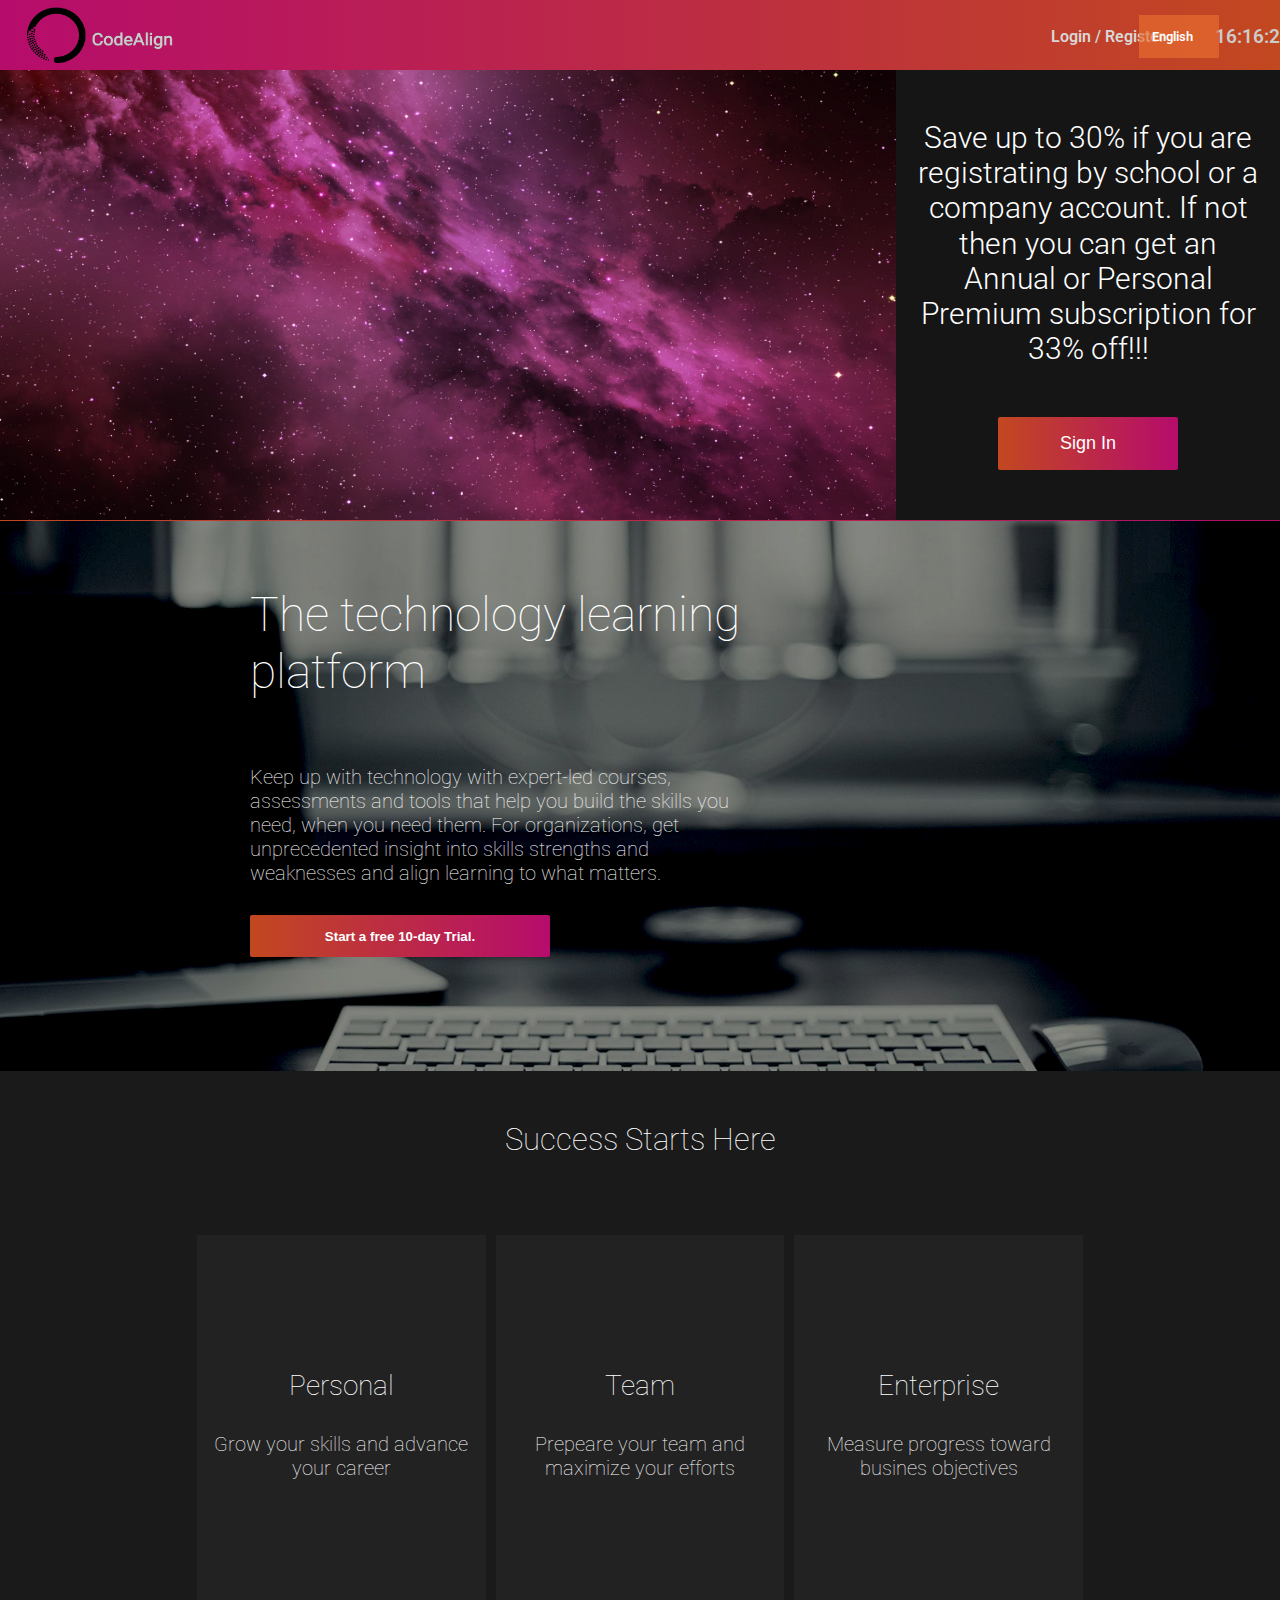
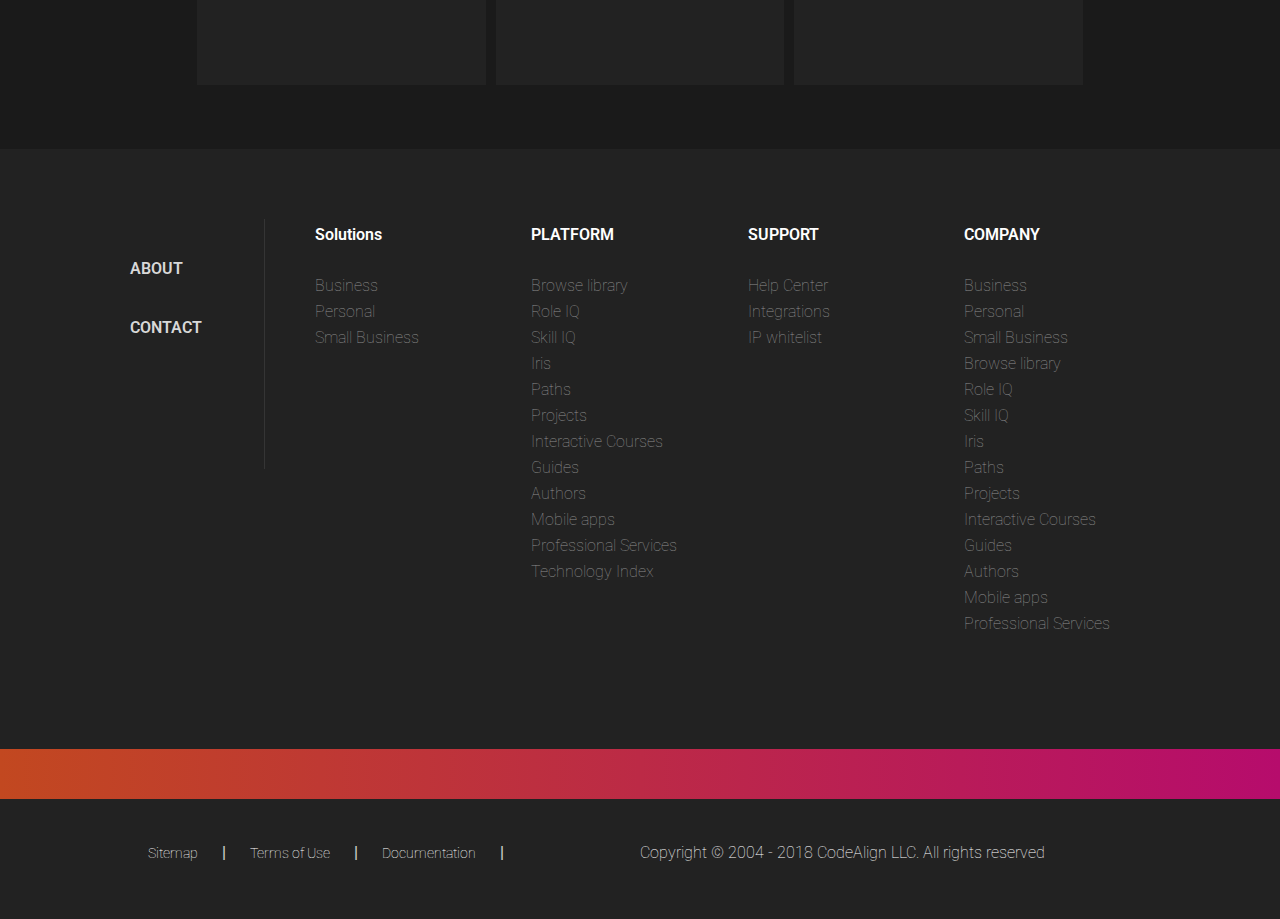
<file: index.html>
<!DOCTYPE html>
<html lang="en">
<head>
    <meta charset="UTF-8">
    <meta name="viewport" content="width=device-width, initial-scale=1.0">
    <meta http-equiv="X-UA-Compatible" content="ie=edge">
    <link href="https://fonts.googleapis.com/css?family=Roboto" rel="stylesheet">
    <link rel="stylesheet" href="https://use.fontawesome.com/releases/v5.4.2/css/all.css" integrity="sha384-/rXc/GQVaYpyDdyxK+ecHPVYJSN9bmVFBvjA/9eOB+pb3F2w2N6fc5qB9Ew5yIns" crossorigin="anonymous">
    <link rel="stylesheet" href="css/style.css" type="text/css">
    <script src="https://ajax.aspnetcdn.com/ajax/jQuery/jquery-3.3.1.min.js"></script>
    <link rel="icon" href="images/logo.png">
    <title>CodeAlign</title>
</head>
<body onload="startTime()">
    <div id="header-main">
        <div id="logo">
            <a href="index.html">
            <img src="images/unnamed1.png" alt="compLogo"/>
        </a>
        </div>
        <div id="login">
        <a href="login.html">Login </a> /
        <a href="register.html">Register</a>
    </div>
        <div id="clockHolder">
            <p id="clock"></p>
        </div>
        <div id="languages">
            <select id="lnaguageSelectorIndex" onChange="changeLan()">
                <option class="menuItem" value="English">English</option>
                <option class="menuItem" value="Serbian_Cyr">Српски</option>
                <option class="menuItem" value="French">Francais</option>
                <option class="menuItem" value="German">Deutsche</option>
            </select>
     </div>
    </div>

    <div id="bigImage">
        <div id="promoLeft">
            <img src="images/login-bg.jpg" alt="alt"/>
        </div>
        <div id="promoRight">
            <div id="pHolder">
            <p>Save up to 30% if you are registrating by school or a company account. If not then you can get an Annual or Personal Premium subscription for 33% off!!!</p>
             </div>
            <div id="btnHolder">
              <button class="mainButton" type="submit" id="prijava"onclick="window.location.href='register.html'">Sign In</button>
            </div>
        </div>

    </div>
    <div class="divider">
    </div>

    <div id="dayTrial"><div class="textHolder">
       <p id="tecGetter">The technology learning platform</p>

       <p class="smallP">Keep up with technology with expert-led courses, assessments and tools that help you build the skills you need, when you need them. For organizations, get unprecedented insight into skills strengths and weaknesses and align learning to what matters.</p>

       <button class="mainButton" onclick="window.location.href='register.html'">Start a free 10-day Trial.</button>
    </div>
    </div>

    <div id="devDiv">
        <p id="optDesc">Success Starts Here</p>
    </div>
        <div id="optionsHolder">
                <div class="hoverOptions" id="hover1">
                      <div class="itagHolder"> <i class="fas fa-plane"></i> </div>
                    <p class="forShow">Personal</p>
                    <p class="smallPr">Grow your skills and advance your career</p>
                    <i class="fas fa-spinner"></i>

                    <div class="topContentHalf">
                        <p class="displayLater">Course Library</p>
                        <p class="displayLater">Paths</p>
                        <p class="displayLater">Skill Assesstments</p>
                    </div>

                    <div class="bottomContentHalf">
                            <p class="displayLaterSmall">Develop your skills with 7, 000+ expert-led courses across hundreds of topics.</p>
                            <p class="displayLaterSmall">Build on your proficiency by knowing which courses to watch in which order, with course work curated by experts.</p>
                            <p class="displayLaterSmall">Measure your skill level with confidence in as little as 20 questions and five minutes.</p>
                    </div>
                     </div>


                <div class="hoverOptions" id="hover2">
                     <div class="itagHolder"> <i class="fas fa-building"></i></div>
                    <p class="forShow">Team</p>
                    <p class="smallPr">Prepeare your team and maximize your efforts</p>
                    <i class="fas fa-spinner"></i>

                    <div class="topContentHalf">
                        <p class="displayLater">Certification practice exams</p>
                        <p class="displayLater">Usage Analytics</p>
                        <p class="displayLater">Channels</p>
                    </div>
                    <div class="bottomContentHalf">
                            <p class="displayLaterSmall">Prepare for professional certifications with industry-leading practice exams.</p>
                            <p class="displayLaterSmall">View usage, hours spent learning and a leaderboard of your top members.</p>
                            <p class="displayLaterSmall">Combine sections of different courses or paths to create a custom learning plan aligned to your team goals.</p>
                    </div>
                </div>
                <div class="hoverOptions" id="hover3">
                        <div class="itagHolder"> <i class="fas fa-space-shuttle"></i></div>
                    <p class="forShow">Enterprise</p>
                    <p class="smallPr">Measure progress toward busines objectives</p>
                    <i class="fas fa-spinner"></i>

                   <div class="topContentHalf">
                        <p class="displayLater">Advanced channel analytics</p>
                        <p class="displayLater">Advanced skill analytics</p>
                        <p class="displayLater">Single Sign-On</p>
                    </div>

                    <div class="bottomContentHalf">
                        <p class="displayLaterSmall">Measure progress towards business objectives by ensuring employees are completing assigned content and courses.</p>
                        <p class="displayLaterSmall">See individual skill levels and topic-level insights to understand current proficiency and put the right people on the right projects.</p>
                        <p class="displayLaterSmall">Streamline your team' s experience by giving learners a single username and password to access Pluralsight.</p>
                    </div>
                 </div>
        </div>     
    <footer id="footerIndex">
        <div id="footerTop">
            <div id="contantLinks">
                <a href="about.html">About</a>
                <a href="contact.html">Contact</a>
            </div>

            <div id="otherFooterContent">
                <div class="paddedParagraphs">
                    <p>Solutions</p>
                </div>
                <div class="paddedParagraphs">
                    <p>PLATFORM</p>
                </div>
                <div class="paddedParagraphs">
                    <p>SUPPORT</p>
                </div>
                <div class="paddedParagraphs">
                    <p>COMPANY</p>
                </div>

                <div class="paragraphContent">
                    <p>Business</p>
                    <p>Personal</p>
                    <p>Small Business</p>
                </div>

                <div class="paragraphContent">
                </div>

                <div class="paragraphContent">
                    <p>Help Center</p>
                    <p>Integrations</p>
                    <p>IP whitelist</p>
                </div>

                <div class="paragraphContent">
                    <p>Business</p>
                    <p>Personal</p>
                    <p>Small Business</p>
                </div>
            </div>
        </div>
    </footer>
    <div id="footerSocial">
        <div id="faPlacer">
              <a href="https://www.instagram.com/pluralsight/"><i class="fab fa-instagram"></i></a>
               <a href="https://www.facebook.com/pluralsight"><i class="fab fa-facebook-f"></i></a>
                <a href="https://www.youtube.com/user/pluralsight"><i class="fab fa-youtube"></i></a>
               <a href="https://www.linkedin.com/authwall?trk=bf&trkInfo=AQEklKtOZwqiVgAAAWd-_aO4ijC8TxcbdwX_KGmgfRRdbzPdyknhC0ujMx3_Jh_ktumT2pYa8J1v5B8MsFKLKKS9BDU5IGX89oh72LSuy_xcMv_uZmRY9mE44M3Js-q86y4uGt8=&originalReferer=https://www.pluralsight.com/newsroom&sessionRedirect=https%3A%2F%2Fwww.linkedin.com%2Fcompany%2Fpluralsight"><i class="fab fa-linkedin"></i></a>
               <a href="https://twitter.com/pluralsight"><i class="fab fa-twitter"></i></a>
        </div>
        </div>
        <div id="termsAndInfo">
            <div id="terms">
                <div id="placerA">
                <a href="sitemap.xml">Sitemap</a> |
                <a href="terms.html">Terms of Use</a> |
                <a href="documentation.pdf">Documentation</a> |
            </div>
            </div>

            <div id="copy">
                <p>Copyright © 2004 - 2018 CodeAlign LLC. All rights reserved</p>
            </div>
            </div>
    <div id="scrollTop">
        <i class="fas fa-chevron-circle-up"></i>
    </div>
    <script src="js/indexJs.js"></script>
    <script src="js/jquery.js"></script>
    <script src="js/jRotate.js"></script>
</body> 
</html>
</file>
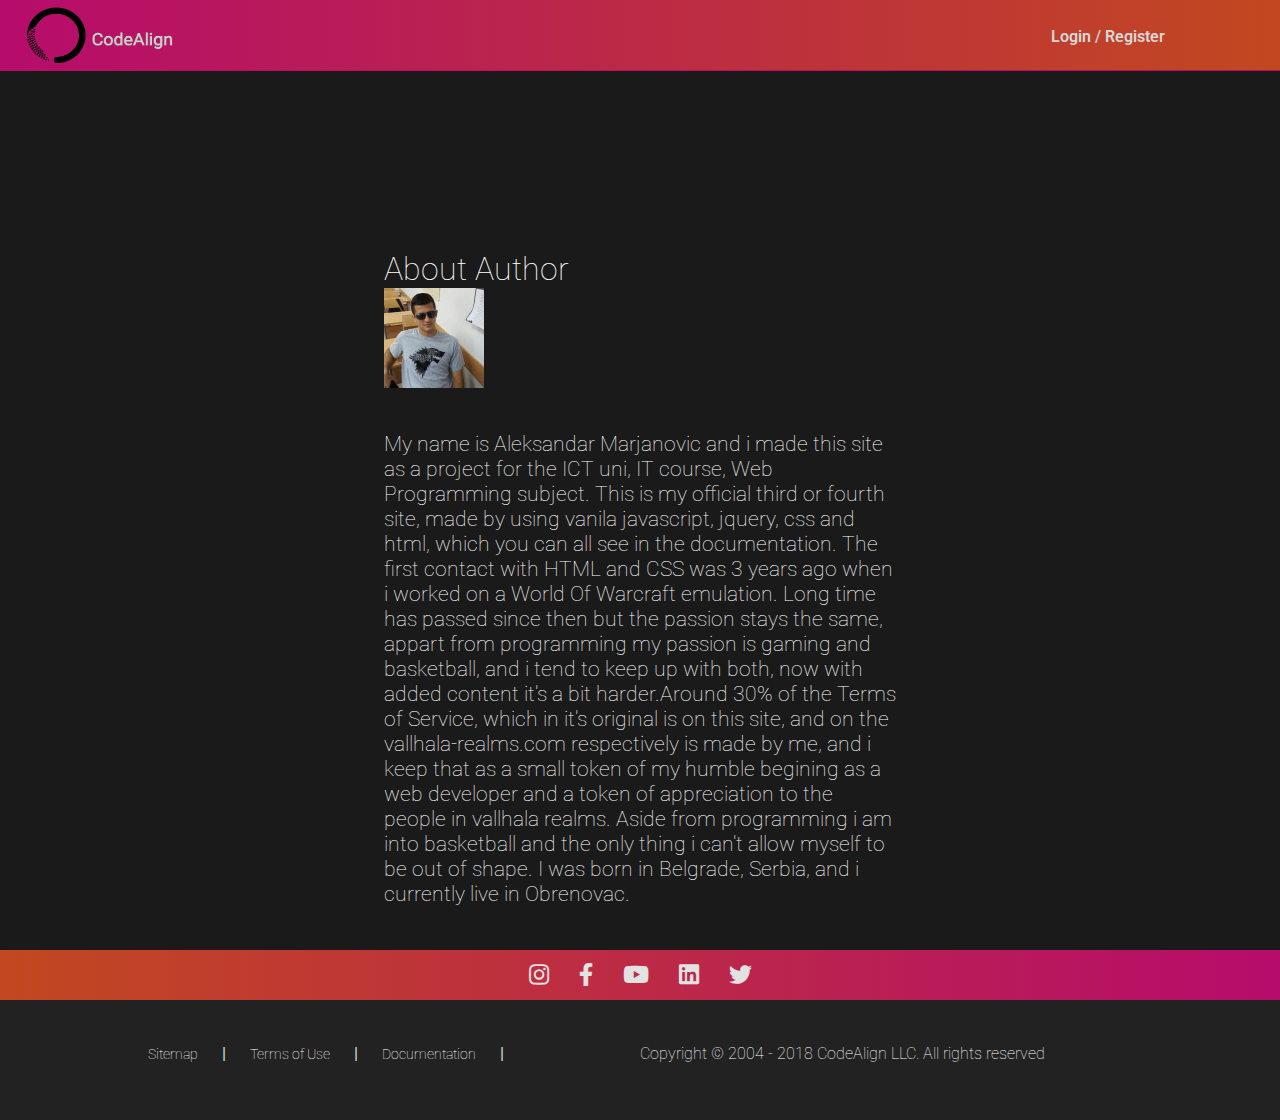
<file: about.html>
<!DOCTYPE html>
<html lang="en">
<head>
    <meta charset="UTF-8">
    <meta name="viewport" content="width=device-width, initial-scale=1.0">
    <meta http-equiv="X-UA-Compatible" content="ie=edge">
    <link href="https://fonts.googleapis.com/css?family=Roboto" rel="stylesheet">
    <link rel="stylesheet" href="https://pro.fontawesome.com/releases/v5.5.0/css/all.css">
    <link rel="stylesheet" href="css/style.css" type="text/css">
    <script src="https://ajax.aspnetcdn.com/ajax/jQuery/jquery-3.3.1.min.js"></script>
    <link rel="icon" href="images/logo.png">
    <title>CodeAlign</title>
</head>
<body>
        <div id="header-main">
                <div id="logo">
                    <a href="index.html">
                    <img src="images/unnamed1.png" alt="compLogo">
                </a>
                </div>
                <div id="login">
                <a href="login.html">Login </a> /
                <a href="register.html">Register</a>
            </div>
         </div>

         <div id="about">
             <div id="aboutAuthor">
                 <h1>About Author</h1>
                 <img src="images/f1.png" alt="mypic">
                 <p>My name is Aleksandar Marjanovic and i made this site as a project for the ICT uni, IT course, Web Programming subject. This is my official third or fourth site, made by using vanila javascript, jquery, css and html, which you can all see in the documentation. The first contact with HTML and CSS was 3 years ago when i worked on a World Of Warcraft emulation. Long time has passed since then but the passion stays the same, appart from programming my passion is gaming and basketball, and i tend to keep up with both, now with added content it's a bit harder.Around 30% of the Terms of Service, which in it's original is on this site, and on the vallhala-realms.com respectively is made by me, and i keep that as a small token of my humble begining as a web developer and a token of appreciation to the people in vallhala realms. Aside from programming i am into basketball and the only thing i can't allow myself to be out of shape. I was born in Belgrade, Serbia, and i currently live in Obrenovac.</p>
            </div>
         </div>
   
    <div id="footerSocial">
        <div id="faPlacer">
              <a href="https://www.instagram.com/pluralsight/"><i class="fab fa-instagram"></i></a>
               <a href="https://www.facebook.com/pluralsight"><i class="fab fa-facebook-f"></i></a>
                <a href="https://www.youtube.com/user/pluralsight"><i class="fab fa-youtube"></i></a>
               <a href="https://www.linkedin.com/authwall?trk=bf&trkInfo=AQEklKtOZwqiVgAAAWd-_aO4ijC8TxcbdwX_KGmgfRRdbzPdyknhC0ujMx3_Jh_ktumT2pYa8J1v5B8MsFKLKKS9BDU5IGX89oh72LSuy_xcMv_uZmRY9mE44M3Js-q86y4uGt8=&originalReferer=https://www.pluralsight.com/newsroom&sessionRedirect=https%3A%2F%2Fwww.linkedin.com%2Fcompany%2Fpluralsight"><i class="fab fa-linkedin"></i></a>
               <a href="https://twitter.com/pluralsight"><i class="fab fa-twitter"></i></a>
        </div>
        </div>
        <div id="termsAndInfo">
            <div id="terms">
                <div id="placerA">
                <a href="sitemap.xml">Sitemap</a> |
                <a href="terms.html">Terms of Use</a> |
                <a href="documentation.pdf">Documentation</a> |
            </div>
            </div>

            <div id="copy">
                <p>Copyright © 2004 - 2018 CodeAlign LLC. All rights reserved</p>
            </div>
            </div>
</body>
</html>
</file>
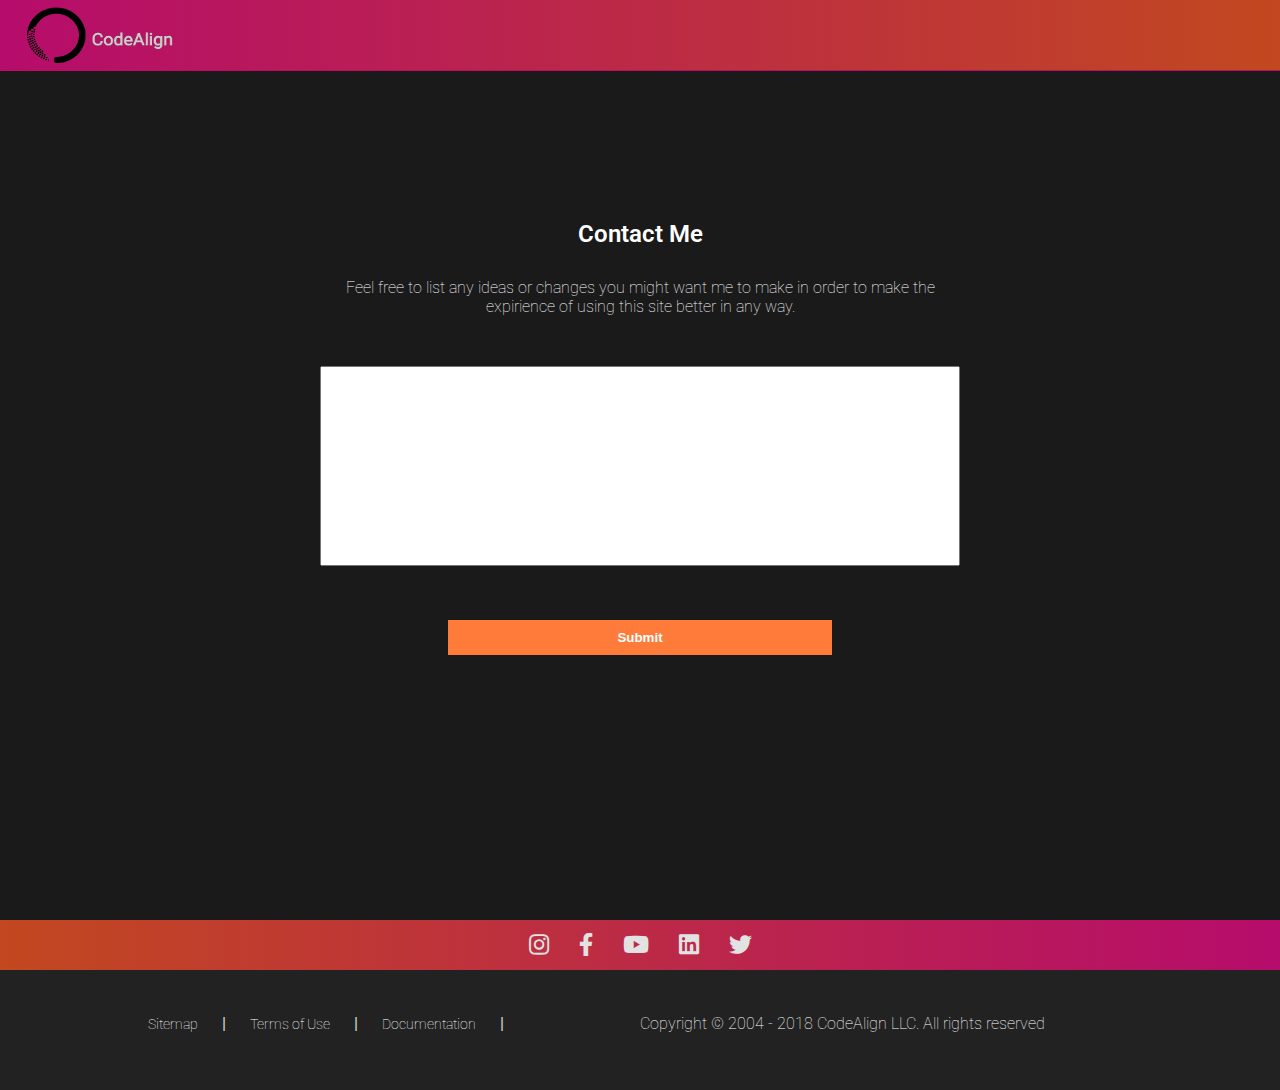
<file: contact.html>
<!DOCTYPE html>
<html lang="en">
<head>
    <meta charset="UTF-8">
    <meta name="viewport" content="width=device-width, initial-scale=1.0">
    <meta http-equiv="X-UA-Compatible" content="ie=edge">
    <link href="https://fonts.googleapis.com/css?family=Roboto" rel="stylesheet">
    <link rel="stylesheet" href="https://pro.fontawesome.com/releases/v5.5.0/css/all.css">
    <link rel="stylesheet" href="css/style.css" type="text/css">
    <script src="https://ajax.aspnetcdn.com/ajax/jQuery/jquery-3.3.1.min.js"></script>
    <link rel="icon" href="images/logo.png">
    <title>CodeAlign</title>
</head>
<body>
        <div id="header-main">
                <div id="logo">
                    <a href="index.html">
                    <img src="images/unnamed1.png" alt="compLogo">
                </a>
                </div>
         </div>
    
         <div id="contact">
             <div id="contactInfo">
                 <h2>Contact Me</h2>
                 <p>Feel free to list any ideas or changes you might want me to make in order to make the expirience of using this site better in any way.</p>
                 <textarea>

                    </textarea>
                    <input type="submit">
                </div>
         </div>

        <div id="footerSocial">
                <div id="faPlacer">
                      <a href="https://www.instagram.com/pluralsight/"><i class="fab fa-instagram"></i></a>
                       <a href="https://www.facebook.com/pluralsight"><i class="fab fa-facebook-f"></i></a>
                        <a href="https://www.youtube.com/user/pluralsight"><i class="fab fa-youtube"></i></a>
                       <a href="https://www.linkedin.com/authwall?trk=bf&trkInfo=AQEklKtOZwqiVgAAAWd-_aO4ijC8TxcbdwX_KGmgfRRdbzPdyknhC0ujMx3_Jh_ktumT2pYa8J1v5B8MsFKLKKS9BDU5IGX89oh72LSuy_xcMv_uZmRY9mE44M3Js-q86y4uGt8=&originalReferer=https://www.pluralsight.com/newsroom&sessionRedirect=https%3A%2F%2Fwww.linkedin.com%2Fcompany%2Fpluralsight"><i class="fab fa-linkedin"></i></a>
                       <a href="https://twitter.com/pluralsight"><i class="fab fa-twitter"></i></a>
                </div>
                </div>
                <div id="termsAndInfo">
                    <div id="terms">
                        <div id="placerA">
                        <a href="sitemap.xml">Sitemap</a> |
                        <a href="terms.html">Terms of Use</a> |
                        <a href="documentation.pdf">Documentation</a> |
                    </div>
                    </div>
        
                    <div id="copy">
                        <p>Copyright © 2004 - 2018 CodeAlign LLC. All rights reserved</p>
                    </div>
                    </div>
</body>
</html>
</file>
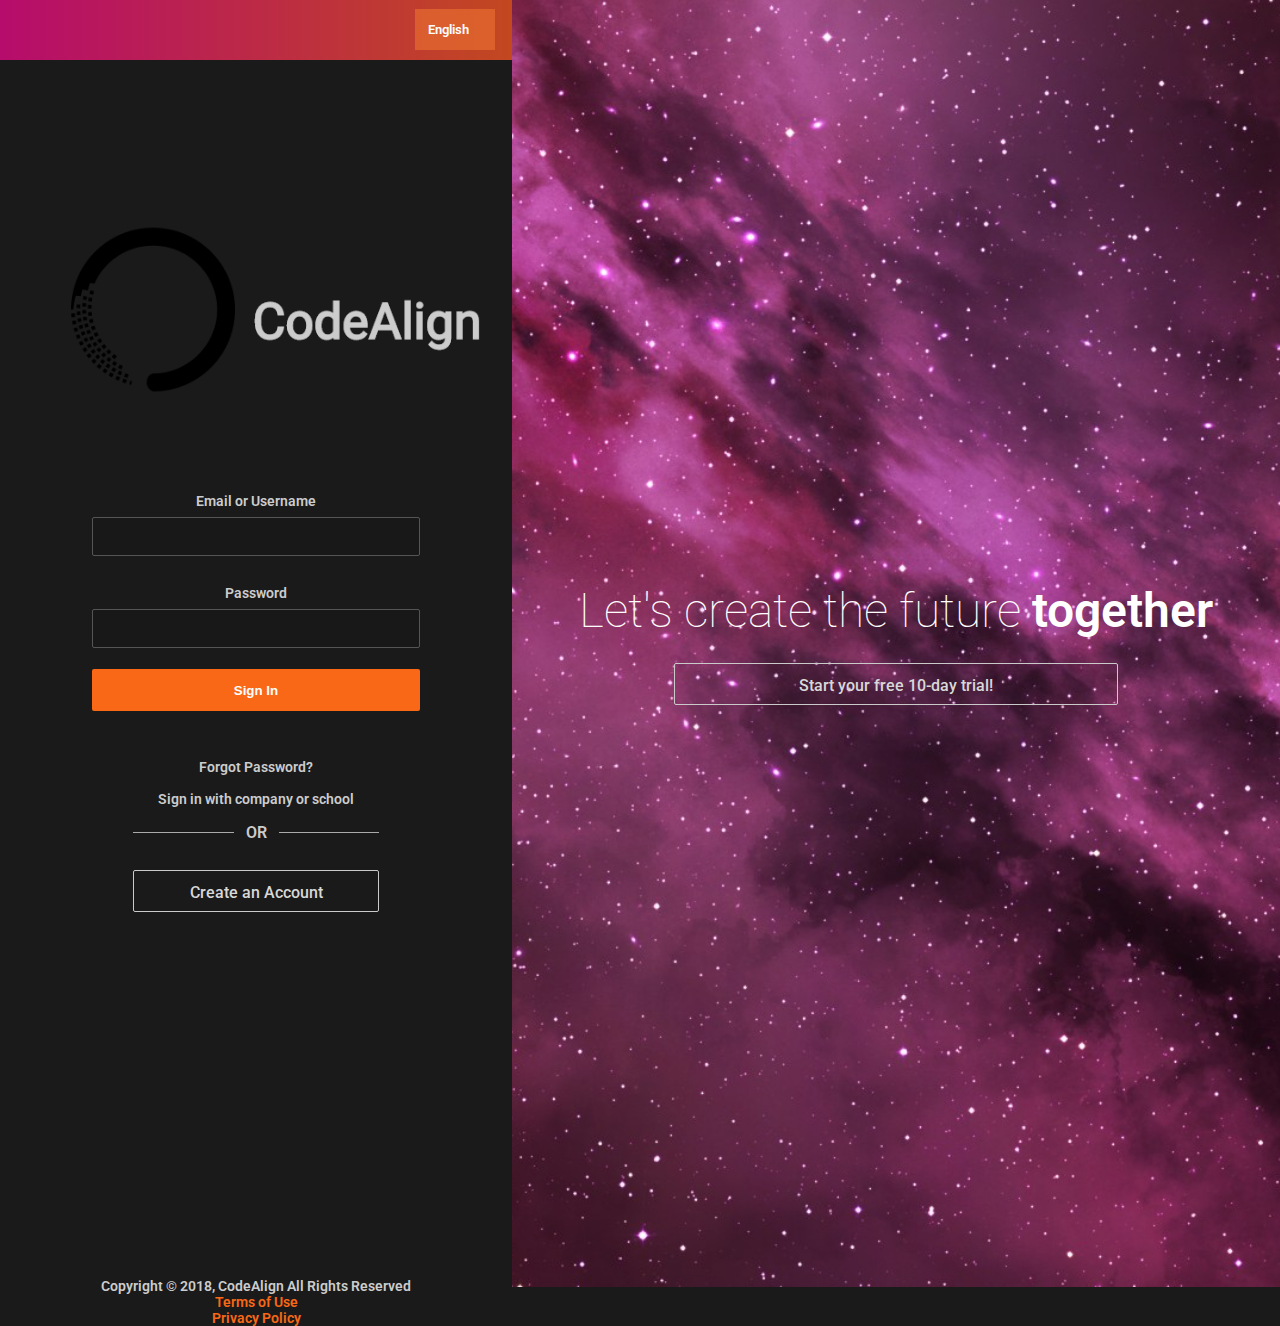
<file: login.html>
<!DOCTYPE html>
<html lang="en">
<head>
    <meta charset="UTF-8">
    <meta name="viewport" content="width=device-width, initial-scale=1.0">
    <link href="https://fonts.googleapis.com/css?family=Roboto" rel="stylesheet">
    <link rel="icon" href="images/logo.png">
    <link rel="stylesheet" href="css/style.css" type="text/css">
    <meta http-equiv="X-UA-Compatible" content="ie=edge">
    <title>CodeAlign</title>
</head>
<body>

    <div id="wrap">
        <div id="leftSide">
            <div id="header">
                <div id="languagesLogin">
                    <select id="lnaguageSelector" onChange="changeLan()">
                        <option class="menuItem" value="English">English</option>
                        <option class="menuItem" value="Serbian_Cyr">Српски</option>
                        <option class="menuItem" value="French">Francais</option>
                        <option class="menuItem" value="German">Deutsche</option>
                    </select>
                </div>
            </div>

            <div id="spacer"></div>
            <div id="userInput">
                <div class="logo">
                    <a href="index.html">
                    <img src="images/unnamed1.png" alt="CodeAlignLogo">
                </a>
                </div>
                <form action="#" id="signinForm">
                    <div>
                    <label for="Email of U-name" id="e_mail">Email or Username</label>
                    <input type="text" name="Email of U-name" class="inputText">
                    </div>
                    <div>
                        <label for="password" id="pw">Password</label>
                        <input type="password" name="pw" class="inputText">
                    </div>
                    <button class="mainButton" type="submit" id="prijava" onclick="window.location.href='register.html'">Sign In</button>
                </form>
                <div id="userHelp">
                    <p>Forgot Password?</p>
                    <p>Sign in with company or school</p>
                </div>
                <div id="splitHr">
                    <hr class="hrTag"> 
                    <span id="orChange">OR</span>
                    <hr class="hrTag">
                </div>

                <a href="register.html" class="secondButton" id="createAccChange">Create an Account</a>
            </div>
            <footer id="footerMain">
                <p id="paraChange">Copyright © 2018, CodeAlign All Rights Reserved</p>
                <div id="termsOU">
                    <a href="terms.html">Terms of Use</a>
                    <p id="ppOlicy">Privacy Policy</p>
                </div>
            </footer>
        </div>
        <div id="rightSide">
            <div id="allContent">
                <div id="textContent">
                    <h1 class="upperText" id="desniDeo">Let's create the future <strong>together</strong></h1>
                    <a href="register.html" class="secondButton" id="donjiDesni">Start your free 10-day trial!</a>
                </div>
            </div>
        </div>
    </div>
    <script src="js/language.js"></script>
</body>
</html>
</file>
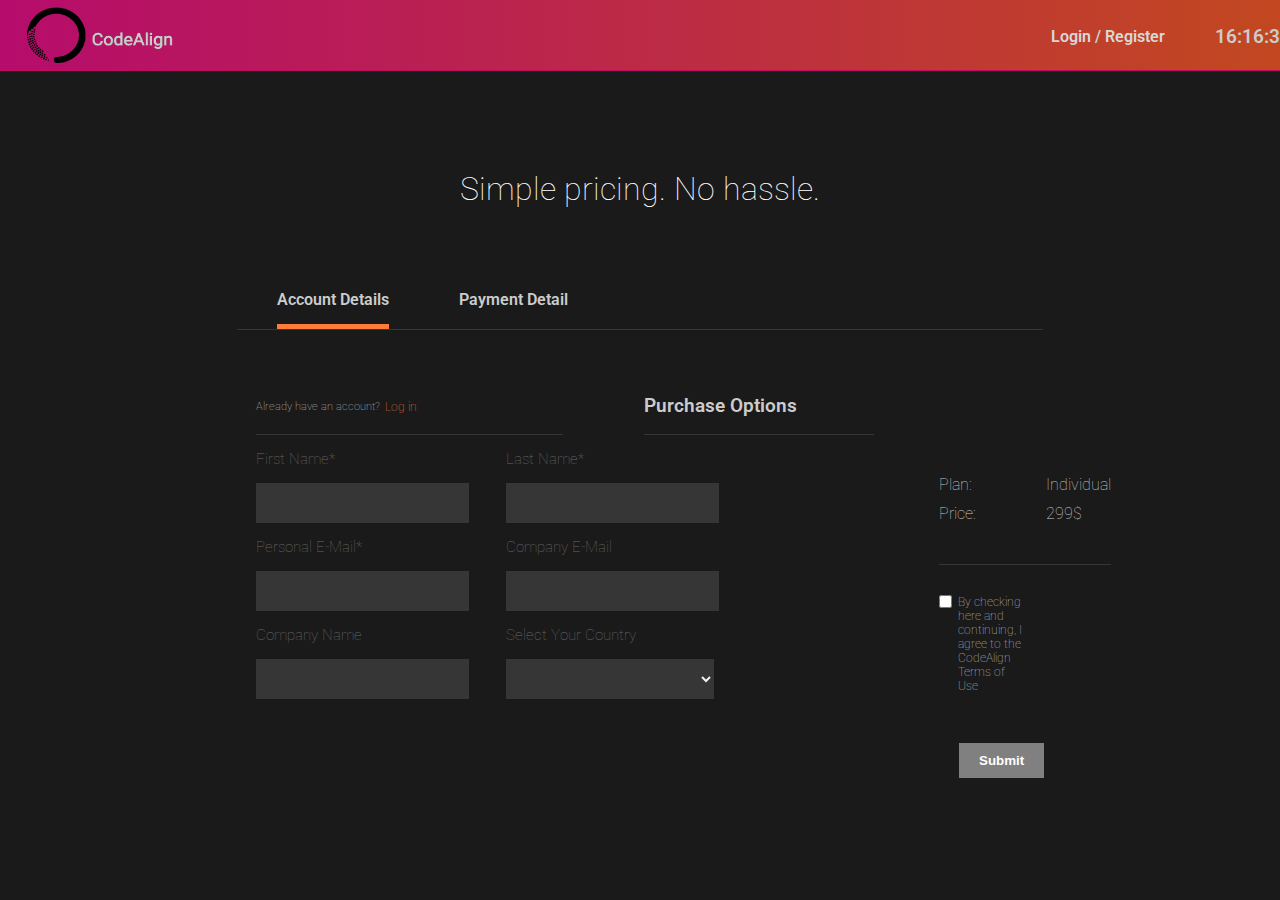
<file: register.html>
<!DOCTYPE html>
<html lang="en">
<head>
    <meta charset="UTF-8">
    <meta name="viewport" content="width=device-width, initial-scale=1.0">
    <meta http-equiv="X-UA-Compatible" content="ie=edge">
    <link href="https://fonts.googleapis.com/css?family=Roboto" rel="stylesheet">
    <link rel="stylesheet" href="https://pro.fontawesome.com/releases/v5.5.0/css/all.css">
    <link rel="stylesheet" href="css/style.css" type="text/css">
    <script src="https://ajax.aspnetcdn.com/ajax/jQuery/jquery-3.3.1.min.js"></script>
    <link rel="icon" href="images/logo.png">
    <title>CodeAlign</title>
</head>
<body onload="startTime()">
        <div id="header-main">
                <div id="logo">
                        <a href="index.html">
                                <img src="images/unnamed1.png" alt="compLogo"/>
                            </a>
                </div>
                <div id="login">
                <a href="login.html">Login </a> /
                <a href="">Register</a>
            </div>
                <div id="clockHolder">
                    <p id="clock"></p>
                </div>
            </div>
        <div id="h1Pos">
        <h1>Simple pricing. No hassle.</h1>
        </div>
        <div id="wrap">
        <div id="registerInfo">
            <p id="accDetail">Account Details</p>
            <p>Payment Detail</p>
        </div>
    </div>
    <div id="informationReg">
     <div id="mistake">
         <h6>Already have an account?</h6>  <a href="login.html">Log in</a>
     </div>
     <div id="mistake2">
         <h3>Purchase Options</h6>
     </div>
     <div id="registerHolder">
     <form id="registerForm" action="#"><div id="leftHolder">
            <label class="leftLabel" for="firstName">First Name*</label>
            <input class="inputTextReg" name="firstName" type="text" id="testName" required><p class="testEmail hidden" id="paraName">First name is empty or incorrect</p>
            <label class="leftLabel" for="eMailUser">Personal E-Mail*</label> 
            <input class="inputTextReg" name="eMailUser" type="text" id="testEmailUser"> <p class="testEmail hidden" id="paraEmailUser">E-mail not correct or empty</p>
            <label class="leftLabel" for="companyName">Company Name</label> 
            <input class="inputTextReg" name="companyName" type="text" id="testCompany"> <p class="testEmail hidden" id="paraCompany">Company Name empty or incorrect</p>
     </div>

     <div id="rightHolder">
            <label class="rightLabel" for="lastName">Last Name*</label>
            <input class="inputTextReg" name="lastName" type="text" id="testLname"><p class="testEmail hidden" id="paraLname">Last Name cannot be the first name</p>
            <label class="rightLabel" for="eMailCompany">Company E-Mail</label> 
            <input class="inputTextReg" name="eMailCompany" type="text" id="testEmailCompany"><p class="testEmail hidden" id="paraEmailCompany">Company E-mail empty or incorrect</p>
            <label for="select">Select Your Country</label>
            <select class="inputTextReg" name="select" id="countrySelect">
                <option> </option>
            </select>
     </div>
    </form>
    <div id="paymentMethods">
        <div id="price">
        <div id="paymentRight">
                <p>Individual</p>
                <p>299$</p>
        </div>
            <div id="paymentLeft">
                <p>Plan:</p>    
                <p>Price:</p>
        </div>
        </div>
        <div id="checkboxSubmit">
            <input type="checkbox" name="checkbox" id="checkboxChecker"><p>By checking here and continuing, I agree to the CodeAlign Terms of Use</p>
            <input type="submit" name="submit" id="grayed" disabled>
        </div>

    </div>
</div>
        </div>
</body>
<script src="js/clock.js"></script>
<script src="js/register.js"></script>
</html>
</file>
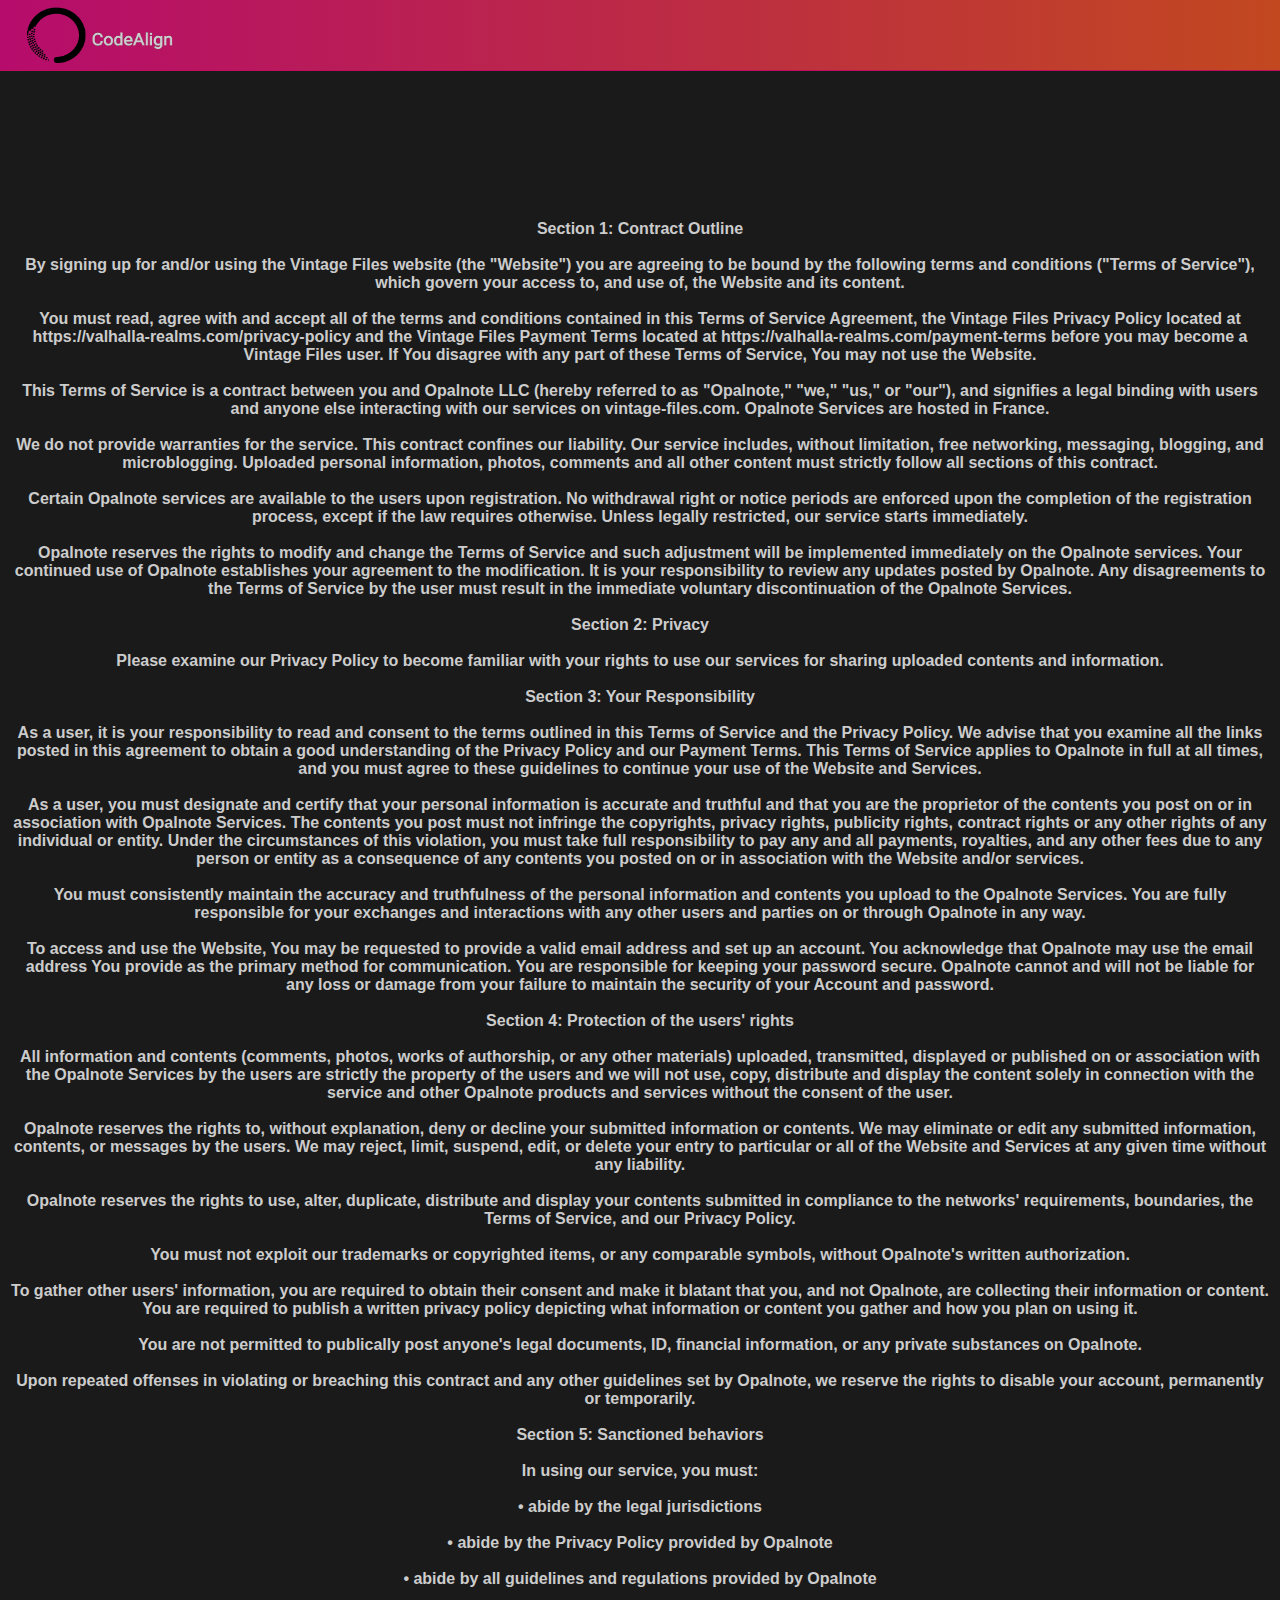
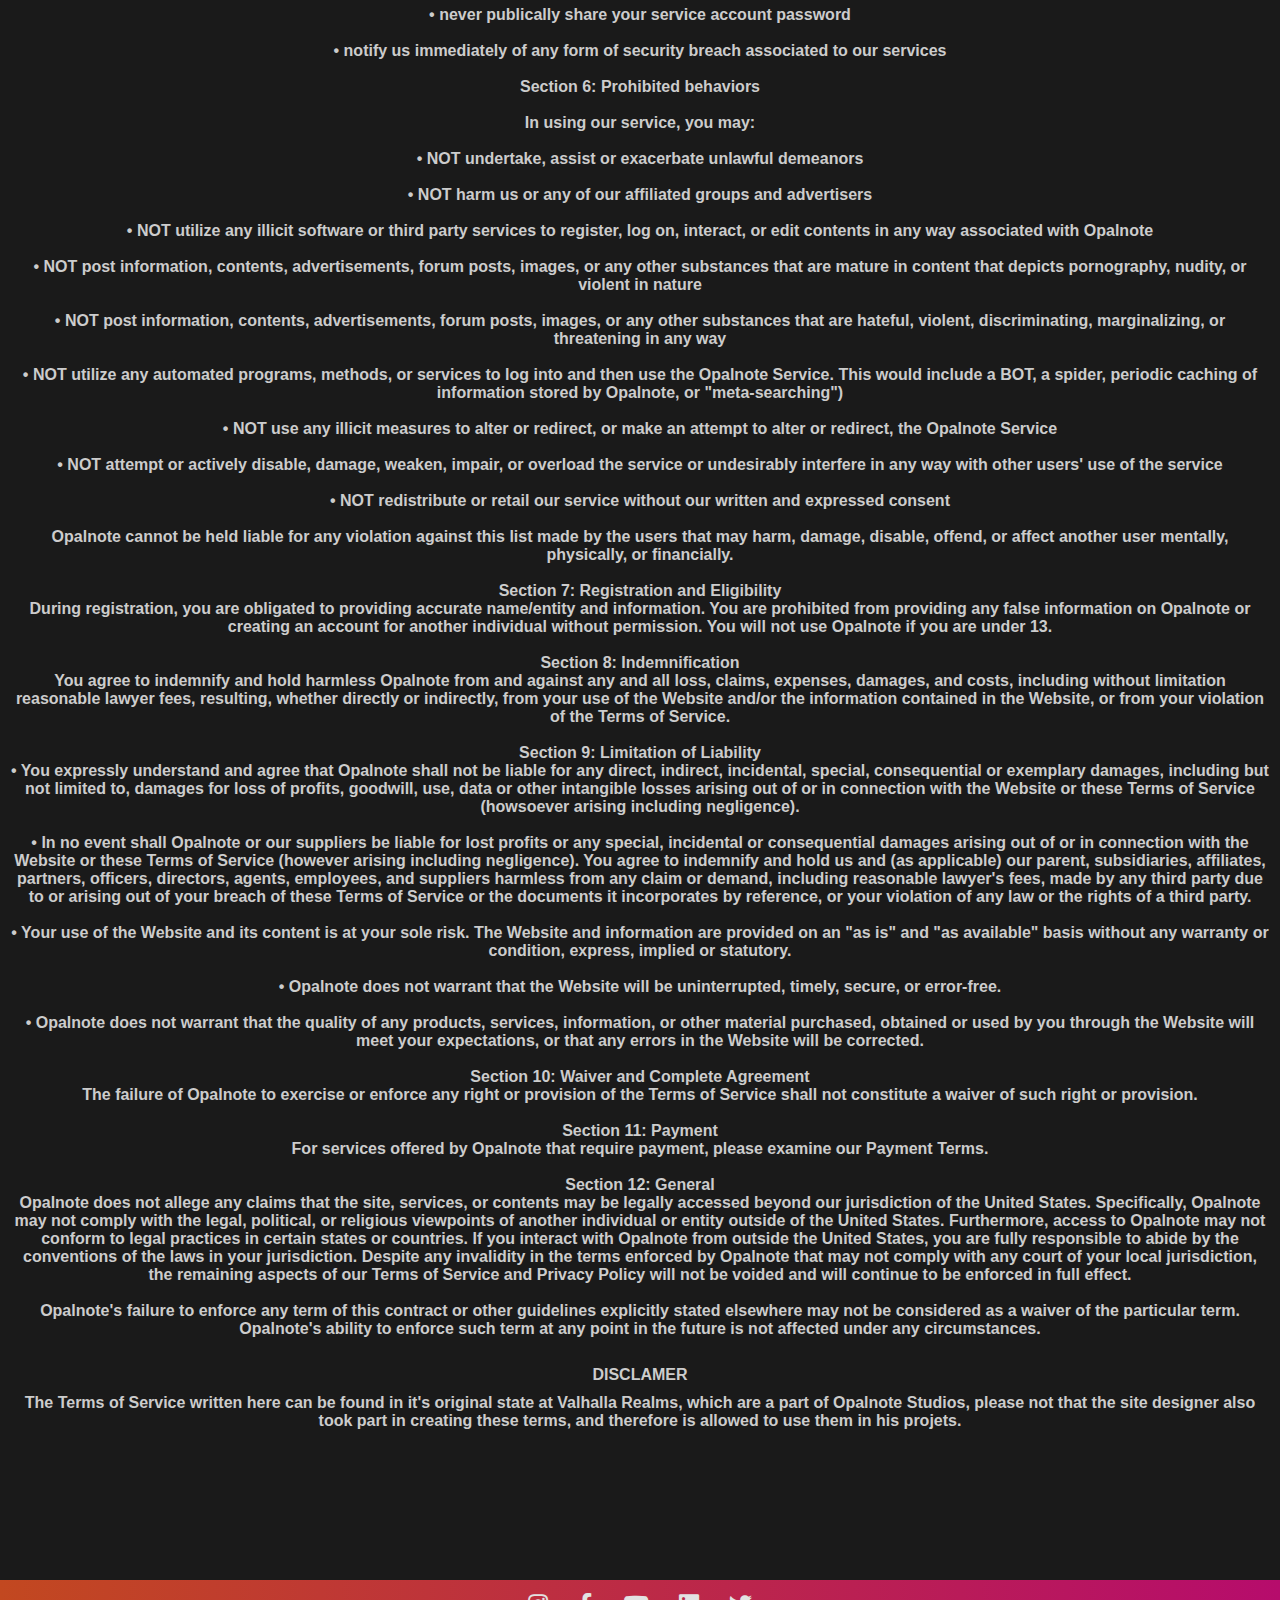
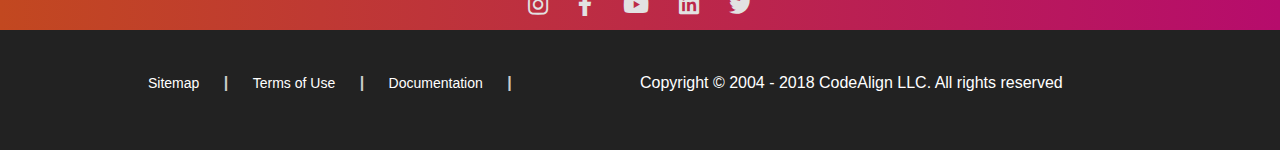
<file: terms.html>
<!DOCTYPE html>
<html lang="en">
<head>
    <meta charset="UTF-8">
    <meta name="viewport" content="width=device-width, initial-scale=1.0">
    <meta http-equiv="X-UA-Compatible" content="ie=edge">
    <link rel="stylesheet" href="https://pro.fontawesome.com/releases/v5.5.0/css/all.css">
    <link rel="stylesheet" href="css/style.css" type="text/css">
    <script src="https://ajax.aspnetcdn.com/ajax/jQuery/jquery-3.3.1.min.js"></script>
    <link rel="icon" href="images/logo.png">
    <title>CodeAlign</title>
</head>
<body>
        <div id="header-main">
                <div id="logo">
                    <a href="index.html">
                    <img src="images/unnamed1.png" alt="compLogo">
                </a>
                </div>
         </div>

         <div id="termsOfUse">
                <p><b>Section 1: Contract Outline</b> <br> <br>
                    By signing up for and/or using the Vintage Files website (the "Website") you are agreeing to be bound by the following terms and conditions ("Terms of Service"), which govern your access to, and use of, the Website and its content.<br><br>
                    
                    You must read, agree with and accept all of the terms and conditions contained in this Terms of Service Agreement, the Vintage Files Privacy Policy located at https://valhalla-realms.com/privacy-policy and the Vintage Files Payment Terms located at https://valhalla-realms.com/payment-terms before you may become a Vintage Files user. If You disagree with any part of these Terms of Service, You may not use the Website.<br><br>
                    
                    This Terms of Service is a contract between you and Opalnote LLC (hereby referred to as "Opalnote," "we," "us," or "our"), and signifies a legal binding with users and anyone else interacting with our services on vintage-files.com. Opalnote Services are hosted in France.<br><br>
                    
                    We do not provide warranties for the service. This contract confines our liability. Our service includes, without limitation, free networking, messaging, blogging, and microblogging. Uploaded personal information, photos, comments and all other content must strictly follow all sections of this contract.<br><br>
                    
                    Certain Opalnote services are available to the users upon registration. No withdrawal right or notice periods are enforced upon the completion of the registration process, except if the law requires otherwise. Unless legally restricted, our service starts immediately.<br><br>
                    
                    Opalnote reserves the rights to modify and change the Terms of Service and such adjustment will be implemented immediately on the Opalnote services. Your continued use of Opalnote establishes your agreement to the modification. It is your responsibility to review any updates posted by Opalnote. Any disagreements to the Terms of Service by the user must result in the immediate voluntary discontinuation of the Opalnote Services.<br><br>
                    
                    <b>Section 2: Privacy</b><br><br>
                    Please examine our Privacy Policy to become familiar with your rights to use our services for sharing uploaded contents and information.<br><br>
                    
                    <b>Section 3: Your Responsibility</b><br><br>
                    As a user, it is your responsibility to read and consent to the terms outlined in this Terms of Service and the Privacy Policy. We advise that you examine all the links posted in this agreement to obtain a good understanding of the Privacy Policy and our Payment Terms. This Terms of Service applies to Opalnote in full at all times, and you must agree to these guidelines to continue your use of the Website and Services.<br><br>
                    
                    As a user, you must designate and certify that your personal information is accurate and truthful and that you are the proprietor of the contents you post on or in association with Opalnote Services. The contents you post must not infringe the copyrights, privacy rights, publicity rights, contract rights or any other rights of any individual or entity. Under the circumstances of this violation, you must take full responsibility to pay any and all payments, royalties, and any other fees due to any person or entity as a consequence of any contents you posted on or in association with the Website and/or services.<br><br>
                    
                    You must consistently maintain the accuracy and truthfulness of the personal information and contents you upload to the Opalnote Services. You are fully responsible for your exchanges and interactions with any other users and parties on or through Opalnote in any way.<br><br>
                    
                    To access and use the Website, You may be requested to provide a valid email address and set up an account. You acknowledge that Opalnote may use the email address You provide as the primary method for communication. You are responsible for keeping your password secure. Opalnote cannot and will not be liable for any loss or damage from your failure to maintain the security of your Account and password.<br><br>
                    
                    <b>Section 4: Protection of the users' rights</b><br><br>
                    All information and contents (comments, photos, works of authorship, or any other materials) uploaded, transmitted, displayed or published on or association with the Opalnote Services by the users are strictly the property of the users and we will not use, copy, distribute and display the content solely in connection with the service and other Opalnote products and services without the consent of the user.<br><br>
                    
                    Opalnote reserves the rights to, without explanation, deny or decline your submitted information or contents. We may eliminate or edit any submitted information, contents, or messages by the users. We may reject, limit, suspend, edit, or delete your entry to particular or all of the Website and Services at any given time without any liability.<br><br>
                    
                    Opalnote reserves the rights to use, alter, duplicate, distribute and display your contents submitted in compliance to the networks' requirements, boundaries, the Terms of Service, and our Privacy Policy.<br><br>
                    
                    You must not exploit our trademarks or copyrighted items, or any comparable symbols, without Opalnote's written authorization.<br><br>
                    
                    To gather other users' information, you are required to obtain their consent and make it blatant that you, and not Opalnote, are collecting their information or content. You are required to publish a written privacy policy depicting what information or content you gather and how you plan on using it.<br><br>
                    
                    You are not permitted to publically post anyone's legal documents, ID, financial information, or any private substances on Opalnote.<br><br>
                    
                    Upon repeated offenses in violating or breaching this contract and any other guidelines set by Opalnote, we reserve the rights to disable your account, permanently or temporarily.<br><br>
                
                    <b> Section 5: Sanctioned behaviors</b><br><br>
                    In using our service, you must:<br><br>
                    
                    • abide by the legal jurisdictions<br><br>
                    
                    • abide by the Privacy Policy provided by Opalnote<br><br>
                    
                    • abide by all guidelines and regulations provided by Opalnote<br><br>
                    
                    • never publically share your service account password<br><br>
                    
                    • notify us immediately of any form of security breach associated to our services<br><br>
                    
                    <b> Section 6: Prohibited behaviors</b><br><br>
                    In using our service, you may: <br><br>
                    
                    • NOT undertake, assist or exacerbate unlawful demeanors <br><br>
                    
                    • NOT harm us or any of our affiliated groups and advertisers<br><br>
                    
                    • NOT utilize any illicit software or third party services to register, log on, interact, or edit contents in any way associated with Opalnote<br><br>
                    
                    • NOT post information, contents, advertisements, forum posts, images, or any other substances that are mature in content that depicts pornography, nudity, or violent in nature<br><br>
                    
                    • NOT post information, contents, advertisements, forum posts, images, or any other substances that are hateful, violent, discriminating, marginalizing, or threatening in any way<br><br>
                    
                    • NOT utilize any automated programs, methods, or services to log into and then use the Opalnote Service. This would include a BOT, a spider, periodic caching of information stored by Opalnote, or "meta-searching")<br><br>
                    
                    • NOT use any illicit measures to alter or redirect, or make an attempt to alter or redirect, the Opalnote Service<br><br>
                    
                    • NOT attempt or actively disable, damage, weaken, impair, or overload the service or undesirably interfere in any way with other users' use of the service<br><br>
                    
                    • NOT redistribute or retail our service without our written and expressed consent<br><br>
                    
                    Opalnote cannot be held liable for any violation against this list made by the users that may harm, damage, disable, offend, or affect another user mentally, physically, or financially.<br><br>
                    
                   <b> Section 7: Registration and Eligibility</b><br>
                    During registration, you are obligated to providing accurate name/entity and information. You are prohibited from providing any false information on Opalnote or creating an account for another individual without permission. You will not use Opalnote if you are under 13.<br><br>
                    
                    Section 8: Indemnification<br>
                    You agree to indemnify and hold harmless Opalnote from and against any and all loss, claims, expenses, damages, and costs, including without limitation reasonable lawyer fees, resulting, whether directly or indirectly, from your use of the Website and/or the information contained in the Website, or from your violation of the Terms of Service.<br><br>
                    
                <b>Section 9: Limitation of Liability</b><br>
                    • You expressly understand and agree that Opalnote shall not be liable for any direct, indirect, incidental, special, consequential or exemplary damages, including but not limited to, damages for loss of profits, goodwill, use, data or other intangible losses arising out of or in connection with the Website or these Terms of Service (howsoever arising including negligence).<br><br>
                    
                    • In no event shall Opalnote or our suppliers be liable for lost profits or any special, incidental or consequential damages arising out of or in connection with the Website or these Terms of Service (however arising including negligence). You agree to indemnify and hold us and (as applicable) our parent, subsidiaries, affiliates, partners, officers, directors, agents, employees, and suppliers harmless from any claim or demand, including reasonable lawyer's fees, made by any third party due to or arising out of your breach of these Terms of Service or the documents it incorporates by reference, or your violation of any law or the rights of a third party.<br><br>
                    
                    • Your use of the Website and its content is at your sole risk. The Website and information are provided on an "as is" and "as available" basis without any warranty or condition, express, implied or statutory.<br><br>
                    
                    • Opalnote does not warrant that the Website will be uninterrupted, timely, secure, or error-free.<br><br>
                    
                    • Opalnote does not warrant that the quality of any products, services, information, or other material purchased, obtained or used by you through the Website will meet your expectations, or that any errors in the Website will be corrected.<br><br>
                    
                    Section 10: Waiver and Complete Agreement<br>
                    The failure of Opalnote to exercise or enforce any right or provision of the Terms of Service shall not constitute a waiver of such right or provision.<br><br>
                    
                    <b>Section 11: Payment</b><br>
                    For services offered by Opalnote that require payment, please examine our Payment Terms.<br><br>
                    
                    <b>Section 12: General</b><br>
                    Opalnote does not allege any claims that the site, services, or contents may be legally accessed beyond our jurisdiction of the United States. Specifically, Opalnote may not comply with the legal, political, or religious viewpoints of another individual or entity outside of the United States. Furthermore, access to Opalnote may not conform to legal practices in certain states or countries. If you interact with Opalnote from outside the United States, you are fully responsible to abide by the conventions of the laws in your jurisdiction. Despite any invalidity in the terms enforced by Opalnote that may not comply with any court of your local jurisdiction, the remaining aspects of our Terms of Service and Privacy Policy will not be voided and will continue to be enforced in full effect.<br><br>
                    
                
                    Opalnote's failure to enforce any term of this contract or other guidelines explicitly stated elsewhere may not be considered as a waiver of the particular term. Opalnote's ability to enforce such term at any point in the future is not affected under any circumstances.<br><br></p>
                    <p>DISCLAMER</p>
                    <p>The Terms of Service written here can be found in it's original state at Valhalla Realms, which are a part of Opalnote Studios, please not that the site designer also took part in creating these terms, and therefore is allowed to use them in his projets.</p>
         </div>

            <div id="footerSocial">
                <div id="faPlacer">
                      <a href="https://www.instagram.com/pluralsight/"><i class="fab fa-instagram"></i></a>
                       <a href="https://www.facebook.com/pluralsight"><i class="fab fa-facebook-f"></i></a>
                        <a href="https://www.youtube.com/user/pluralsight"><i class="fab fa-youtube"></i></a>
                       <a href="https://www.linkedin.com/authwall?trk=bf&trkInfo=AQEklKtOZwqiVgAAAWd-_aO4ijC8TxcbdwX_KGmgfRRdbzPdyknhC0ujMx3_Jh_ktumT2pYa8J1v5B8MsFKLKKS9BDU5IGX89oh72LSuy_xcMv_uZmRY9mE44M3Js-q86y4uGt8=&originalReferer=https://www.pluralsight.com/newsroom&sessionRedirect=https%3A%2F%2Fwww.linkedin.com%2Fcompany%2Fpluralsight"><i class="fab fa-linkedin"></i></a>
                       <a href="https://twitter.com/pluralsight"><i class="fab fa-twitter"></i></a>
                </div>
                </div>
                <div id="termsAndInfo">
                    <div id="terms">
                        <div id="placerA">
                        <a href="sitemap.xml">Sitemap</a> |
                        <a href="terms.html">Terms of Use</a> |
                        <a href="documentation.pdf">Documentation</a> |
                    </div>
                    </div>
        
                    <div id="copy">
                        <p>Copyright © 2004 - 2018 CodeAlign LLC. All rights reserved</p>
                    </div>
                    </div>
</body>
</html>
</file>
<file: css/style.css>
*{
    margin: 0;
    padding: 0;
    box-sizing:border-box;
    font-weight: 600;
}

/*fa fa tags and stuff related to them*/

.fa-plane, .fa-building, .fa-space-shuttle{
    font-size:65px;
    background: -webkit-linear-gradient(#c24820,#b60c6c);
    -webkit-background-clip: text;
    -webkit-text-fill-color: transparent;
    display: inline-block;
    margin-top:100px;
}

.itagHolder{
    width:100%;
   text-align: center;
}
.fa-spinner{
    font-size:30px;
    background: -webkit-linear-gradient(#c24820,#b60c6c);
    -webkit-background-clip: text;
    -webkit-text-fill-color: transparent;
    display: inline-block;
    width: 100%;
    text-align: center;
    margin-top:60px;
    -webkit-animation: rotation 2s infinite linear; /*This is for rotating*/
}

@-webkit-keyframes rotation {
    from {
            -webkit-transform: rotate(0deg);
    }  /* here we define a starting point and the end point of rotation, pretty cool what you can find on the internet */
    to {
            -webkit-transform: rotate(359deg);
    }
}

body{
    background-color:#1a1a1a;
    font-family: 'Roboto', sans-serif;
    color:rgb(204, 204, 204);
}

a{
    text-decoration: none;
    color:rgb(216, 216, 216);
}

#wrap{
    display:flex;
    flex-direction:row;
}

#header{
    width:40%;
    height:60px;
    background: -webkit-linear-gradient(right,#c24820,#b60c6c);
    position:fixed;
    top:0%;
}

#spacer{
    margin:130px 0px;
}

#leftSide{
    display:flex;
    flex:1;
    flex-direction: column;
    align-items:center;
    height:100vh;
    justify-content: center;
}

#rightSide{
    flex:1;
}

#userInput{
    display:flex;
    flex-direction: column;
    justify-content: center;
    align-items:center;
    width:80%;
    padding-bottom:1rem;
}

#userInput form{
    width:80%;
    padding-bottom:48px;
}

.logo{
    width: 100%;
    margin-bottom:75px; 
}

.logo img{
    width:450px;
}

#userInput label{
    font-size:14px;
    line-height: 32px;
}

.inputText{
    margin-bottom:21px;
    width:100%;
    border-radius: 2px;
    background:#181818;
    border: 1px solid #555;
    padding: 8px 16px;
    line-height: 21px;
}

#userInput .secondButton, #splitHr, #userHelp{
    width:60%;
}

#userInput #userHelp p{
    margin-bottom:16px;
    display: block;
    text-align: center;
    font-size:14px;
}

#userInput #splitHr{
    display: flex;
    flex-direction: row;
    margin-bottom: 18px;
    align-items: center;
}

    #splitHr span{
    margin:0 auto;
    padding: 0 12px;
    }

#splitHr .hrTag{
    flex:auto;
    border:none;
    height:1px;
    background:#aaa;
    width:100%;
}

#footerMain{
    text-align: center;
    font-size: 14px;
    max-width: 80%;
    margin-top:80px;

}

#ppOlicy{
    color: #f96816;
}

#footerMain a{
    color: #f96816;
}

/*Content for right side, if it's like this in traversy media video, i didn't look at i
i ain't stupid to copy code, i did use it as a reference to do some parts of this, but appart from it
it's just look and copy */

#allContent{
    display:flex;
    justify-content: center;
    align-items: center;
    background: url("../images/login-bg.jpg") no-repeat center center / cover;
    height:120vh;
}

#allContent .upperText{
width:100%;
color: white;
margin-bottom:24px;
font-size:48px;
}

#allContent .secondButton{
    width:70%;
    margin:auto;
}

#userInput .mainButton{
   width:100%;
}

.mainButton{
    padding: 12px 16px;
    height: 42px;
    display:block;
    border:0;
    border-radius: 2px;
    font-weight: 600;
    color:rgb(255, 255, 255);
    background-color: #f96816;
    text-decoration: none;
    cursor: pointer;
    text-align: center;
    transition: all 0.5s;

}
.mainButton:hover{
    background-color:#ff7f40;
}

.secondButton{
    margin-top:10px;
    padding:12px 16px;
    height:42px;
    display:block;
    border:1px solid rgb(202, 202, 202);
    border-radius: 2px;
    font-weight: 500;
    text-decoration: none;
    cursor: pointer;
    text-align: center;
    transition: all 0.5s;
}

.secondButton:hover{
    border-color:#ff7f40;
    color:#ff7f40;
}


/* Language*/

#lnaguageSelector{
    margin-top:9px;
    cursor: pointer;
    background-color: #e76d30ad;
    padding: 13px;
    border:none;
    color:rgb(255, 255, 255);
    -webkit-appearance: none;
    font-family: 'Roboto', 'sans-serif';
}


.menuItem{
    padding:6px;
    cursor: pointer;
}

/*some parts of the index, the index is done 2nd because i saw the login page first and i thought it was very crispy and good looking
so i done it first and then, at this moment im going the index page, which is going to have whatever i put there*/

#header-main{
    width:100%;
    height:70px;
    background-color:#e76d30ad;
    display:flex;
    background: -webkit-linear-gradient(right,#c24820,#b60c6c);
    box-shadow: 0px 1px rgb(192, 13, 97);
}

#logo{
    width:140px;
    display:inline-flex;
    height:inherit;
    margin-top:3px;
    margin-left:20px;
}

#logo img{
    width:160px;
    height:65px;
}

#languagesLogin{
    display:inline-flex;
    width:200px;
    float:right;
    position: absolute;
    left:81%;

}

#languages{
    display:inline-flex;
    width:75px;
    float:right;
    position: absolute;
    left:89%;

}

#lnaguageSelectorIndex{
    cursor: pointer;
    height:43px;
    margin-top:15px;
    padding:13px;
    float:right;
    background-color: #e76d30ad;
    border:none;
    color:rgb(255, 255, 255);
    -webkit-appearance: none;
    font-family: 'Roboto', 'sans-serif';
}
#clockHolder{
    width:100px;
    height:40px;
    display:inline-flex;
    margin-top:25px;
    position: absolute;
    left:94%;
}

#clock{
    font-size:19px;
    margin:0 auto;
}
/*here we mark the ending of the header tag*/


/*Promo stuff for the big image*/
#bigImage{
    max-width:100%;
    height:450px;
}

#promoLeft{
    width:70%;
    float:left;
    height: inherit;
    display:flex;
}

#promoLeft img{
    width:100%;
}

#promoRight{
    width:30%;
    display:flex;
    flex-direction: column;
    height:inherit;
    background-color:rgb(22, 21, 21);
}

#pHolder{
    margin:0 auto;
    width:90%;
    display:flex;
    height:80%;
}

#promoRight p{
    text-align: center;
    line-height:2.2rem;
    font-size:30px;
    color:white;
    font-weight: 300;
    margin:50px auto 0px auto;
}


#btnHolder{
    display:inline-flex;
    height:53px;
    width:180px;
    margin:0 auto 50px auto;
}

#promoRight .mainButton{
    height:inherit;
    width:inherit;
    background: -webkit-linear-gradient(left,#c24820,#b60c6c);
    font-size:18px;
    font-weight: 100;
}

/*trial div,the middle one with the laptop*/

#dayTrial{
    width:100%;
    height:550px;
    background: url("../images/dayTrial.jpeg");
    background-position: center;
    background-repeat: no-repeat;
    background-size: cover;
    color:white;
}

#dayTrial img{
    width: inherit;
    height: inherit;
}

.textHolder{
    height:inherit;
    width:500px;
    margin-left:250px;
}

.textHolder p{
    font-size:48px;
    padding-top:65px;
    color:white;
    font-weight: 100;
}

.textHolder .smallP{
    color:white;
    font-size:20px;
    font-weight: 100;
}

.hoverOptions .smallPr{
    color:white;
    font-size:20px;
    font-weight: 100;
}

.textHolder .mainButton{
    width:60%;
    margin-top: 30px;
    background: -webkit-linear-gradient(left,#c24820,#b60c6c);
    font-weight: bold;
}

/*div for dev part with js and jq code*/

#devDiv{
    width:100%;
    height:100px;
}

#topTextIndex{
    width:80%;
    height:300px;
    display:inline-flex;
    margin-left:185px;
}

#devDiv #optDesc{
    text-align: center;
    color:white;
    font-size:31px;
    font-weight: 100;
    padding-top:50px;
}
/*here we end the yellow part, and begin with the bit complicated part of coding, jq, js and other stuff, below lies the problem*/

#optionsHolder{
    display:flex;
    width:70%;
    margin:4rem auto;
}

.hoverOptions{
    margin:0px 5px;
    width:500px;
    height:450px;
    background-color:#222222;  
} /* just some usualy styling, this is the main part*/


.hoverOptions p{
   margin-top:30px;
   text-align: center;
   font-weight: 100;
   color:white;
   font-size:28px;
}/*styling for p*/

.topContentHalf{
    width:100%;
    display:none;
    flex:1;
}

.topContentHalf  .displayLater{
    font-size: 21px;
    width:33%; /*this in conjunction with flex 1 makes it so the p tags are aligned even with each other*/
}

.bottomContentHalf{
    display:none;
}

.bottomContentHalf .displayLaterSmall{
    color:rgb(78, 78, 78);
    font-size:20px;
    font-weight: 100;
    margin-top:15px;
    width:33%;
    display:inline-flex;
}

.hoverOptions .smallP{
    color:rgb(78, 78, 78);
    font-size:20px;
    font-weight: 100;
    margin-top:15px;
}

/*Scroll top*/

#scrollTop{
    position: fixed;
    bottom:2%;
    right:1.2%;
    display:none
}

#scrollTop i{
    font-size:25px;
    color: #ff5500;
    cursor: pointer;
}

.divider{
    max-width:100%;
    background: -webkit-linear-gradient(left,#c24820,#b60c6c);
    height:1px;
}


/*Footer section*/

#footerIndex{
    width:100%;
    background-color: #222;
    display:flex;
}

#footerTop{
    width:100%;
    margin:0 auto;
    display:inline-flex;
    align-items: stretch;
    flex-flow: row nowrap;
    justify-content: space-between;
}

#contantLinks{
    width:30%;
    margin-left:80px;
    margin-top:80px;
    border-right:solid 1px #353535;
    width:185px;
    height:250px;
    position:relative;
    top:-10px;
    min-width: 185px;
    text-transform: uppercase;
}

#contantLinks a{
    margin-left:50px;
    padding-top:40px;
    display:flex;
}

#otherFooterContent{
    width:100%;
    height:600px;
    padding-right:150px;
}

.paddedParagraphs{
    width: 25%;
    float: left;
    padding-left: 50px;
}

.paragraphContent{
    width: 25%;
    float: left;
    padding-left: 50px;
}

.paragraphContent p{
    padding-top:7px;
    color:#8f8f8f;
    font-weight: 100;
}
.paddedParagraphs p{
    margin-top:76px;
    margin-bottom:25px;
    color:white;
}

#login{
    position: absolute;
    height:inherit;
    width:200px;
    margin:27px;
    left:80%;
}

#footerSocial{
    width:100%;
    height:50px;
    background: -webkit-linear-gradient(left,#c24820,#b60c6c);
}

#faPlacer{
    text-align: center;
}

#faPlacer i{
    font-size:23px;
    margin:13px;
    font-weight: 100;
    color:rgb(226, 226, 226);
}

#termsAndInfo{
    width:100%;
    height:120px;
    background-color: #222;
}

#terms{
    height:inherit;
    width:50%;
    float:left;
}

#placerA{
    margin-top:44px;
    width:80%;
    float:right;

}
#terms a{
    margin:0px 20px 0px 20px;
    font-size:14px;
    font-weight: 100;
    color:white;
}

#copy{
   float:right;
   text-align: left;
   width:50%;
}

#copy p{
    margin-top:44px;
    color:white;
    font-weight: 100;
}
/*Registration Form*/

#h1Pos{
    width:100%;
    height:100px;
    text-align: center;
    margin-top:100px;
}

h1{
    font-weight: 100;
    color:white;
}

#wrap{
    width:100%;
    height:100%;
    text-align: center;
}

#registerInfo{
    width:63%;
    display:inline-flex;
    height:60px;
    margin:0 auto;
    border-bottom:1px solid #363636;
}

#registerInfo p{
    margin-top:20px;
    margin-right:30px;
    margin-left: 40px;
}

#registerInfo #accDetail{
 border-bottom: 5px solid #ff7b39;
}

#informationReg{
    margin:0 auto;
    width:60%;
    margin-top:65px;
}

#mistake{
    width:40%;
    display:inline-flex;
    border-bottom:1px solid #363636;
}

#mistake h6{
    font-weight: 100;
    margin-right:5px;
}

#mistake a{
    font-size:12px;
    font-weight: 100;
    color: #ff7b39;
    margin-bottom:20px;
}

#registerHolder{
width:80%;
display:flex;
}

#registerForm label{
    display:block;
    margin-bottom:15px;
    margin-top:15px;
    color:#686868;
    font-weight: 100;
    font-size: 15px;
}

#registerForm .inputTextReg{
    -webkit-box-shadow: none;
    box-shadow: none;
    border: none;
    color: #f2f2f2;
    background-color: #363636;
    font-weight: 500;
    font-size: 14px;
    line-height: 24px;
    padding: 8px 16px;
}

#registerForm select{
    width:90%;
    height: 2.5125rem;
}

#registerForm option{
    font-weight: 100;
}

#leftHolder{
    float: left;
    width:46%;
}

#rightHolder{
    display:block;
    width:50%;
    margin-left:250px;
}

#paymentMethods{
    margin-bottom:4px;
    width:50%;
    height:270px;
    margin-left:60px;
}

#mistake2{
    margin-right:150px;
    width:30%;
    float:right;
    border-bottom:1px solid #363636;
}
#mistake2 h3{
    padding-bottom:16.5px;
}
#price{
    margin-left:160px;
    margin-top:30px;
    border-bottom:1px solid #363636;
    height:100px;
    width:70%;
}

#paymentMethods{
    display:block;
}

#price p{
    margin:10px 0px;
    font-weight: 100;
}
#paymentLeft{
    float:left;
}

#paymentRight{
    float:right;
    padding-bottom:10px;
}

.testEmail{
    display:flex;
    margin-top: 5px;
    color:red;
    font-weight: 100;
    font-size:12px;
}

.hidden{
    display:none;
}

#checkboxSubmit{
    margin-left:160px;
    margin-top:30px;
}

#checkboxSubmit input[type=checkbox]{
    float:left;
    margin-right:6px;
}

#checkboxSubmit p{
    font-size:12px;
    display:flex;
    font-weight: 100;
}

#checkboxSubmit input[type=submit]{
    width:100%;
    margin-left:20px;
    margin-top:50px;
    padding:10px;
    background-color: gray;
    border:0px;
    color:white;
}

#checkboxChecker{
    display:block !important;
}

.enabled{
    background-color:#ff7b39;
}
/*about page*/
#about{
    width: 100%;
    height:700px;
}

#aboutAuthor{
    margin:180px auto;
    width:40%;
}

#aboutAuthor p{
    margin-top:40px;
    line-height: 25px;
    color:white;
    font-weight: 100;
    font-size:21px;
}

/*contactME page*/
#contact{
    width:100%;
    height:700px;

}
#contactInfo p{
    margin-top:30px;
    font-weight: 100;
}

#contactInfo{
    width:50%;
    margin:0 auto;
    color:white;
    text-align: center;
    margin-top:150px;
}

textarea{
    width:100%;
    height:200px;
    margin-top:50px;
    resize: none;
}

#contactInfo input[type=submit]{
    width:60%;
    margin-top:50px;
    padding:10px;
    background-color: #ff7b39;
    border:0px;
    color:white;
}

/*Terms of Use*/

#termsOfUse{
    width:100%;
    text-align: center;
    margin:150px 0px;
}

#termsOfUse p{
    margin:10px;
}

@media(min-width:1200px){
    #leftSide{
        flex:4;
    }

    #rightSide{
        flex:6;
    }

    #footerMain{
        margin-top:340px;
    }
    #spacer{
        margin:240px 0;
    }

    
}

@media(max-width:1600px){
    #allContent{

            height:143vh;

    }
}

@media(max-width:1200px){
    #rightSide{
        display:none;
    }

    #promoRight{
        width:100%;
    }
    
    #promoLeft{
        display:none;
    }


    #header{
        width:100%;
    }

    #spacer{
        margin:300px 0;
    }

    #leftSide{
        flex:1;
    }

    #rightSide{
        flex:1;
    }

}


@media(max-width: 768px){
    #rightSide{
        display:none;
    }

    #leftSide{
        justify-content: start;
        margin-top:4vh;
    }

    #userInput .logo{
        margin-bottom:2vh;

    }

    #userInput .inputText{
        margin-bottom:12px;

    }
    #header{
        width:100%;

    }

    #footerMain{
        margin-top:500px;
    }
}

@media only screen and (min-width: 992px) {
    #footerMain{
        margin-top:350px;
    }
    #spacer{
        margin:320px 0;
    }
}
</file>
